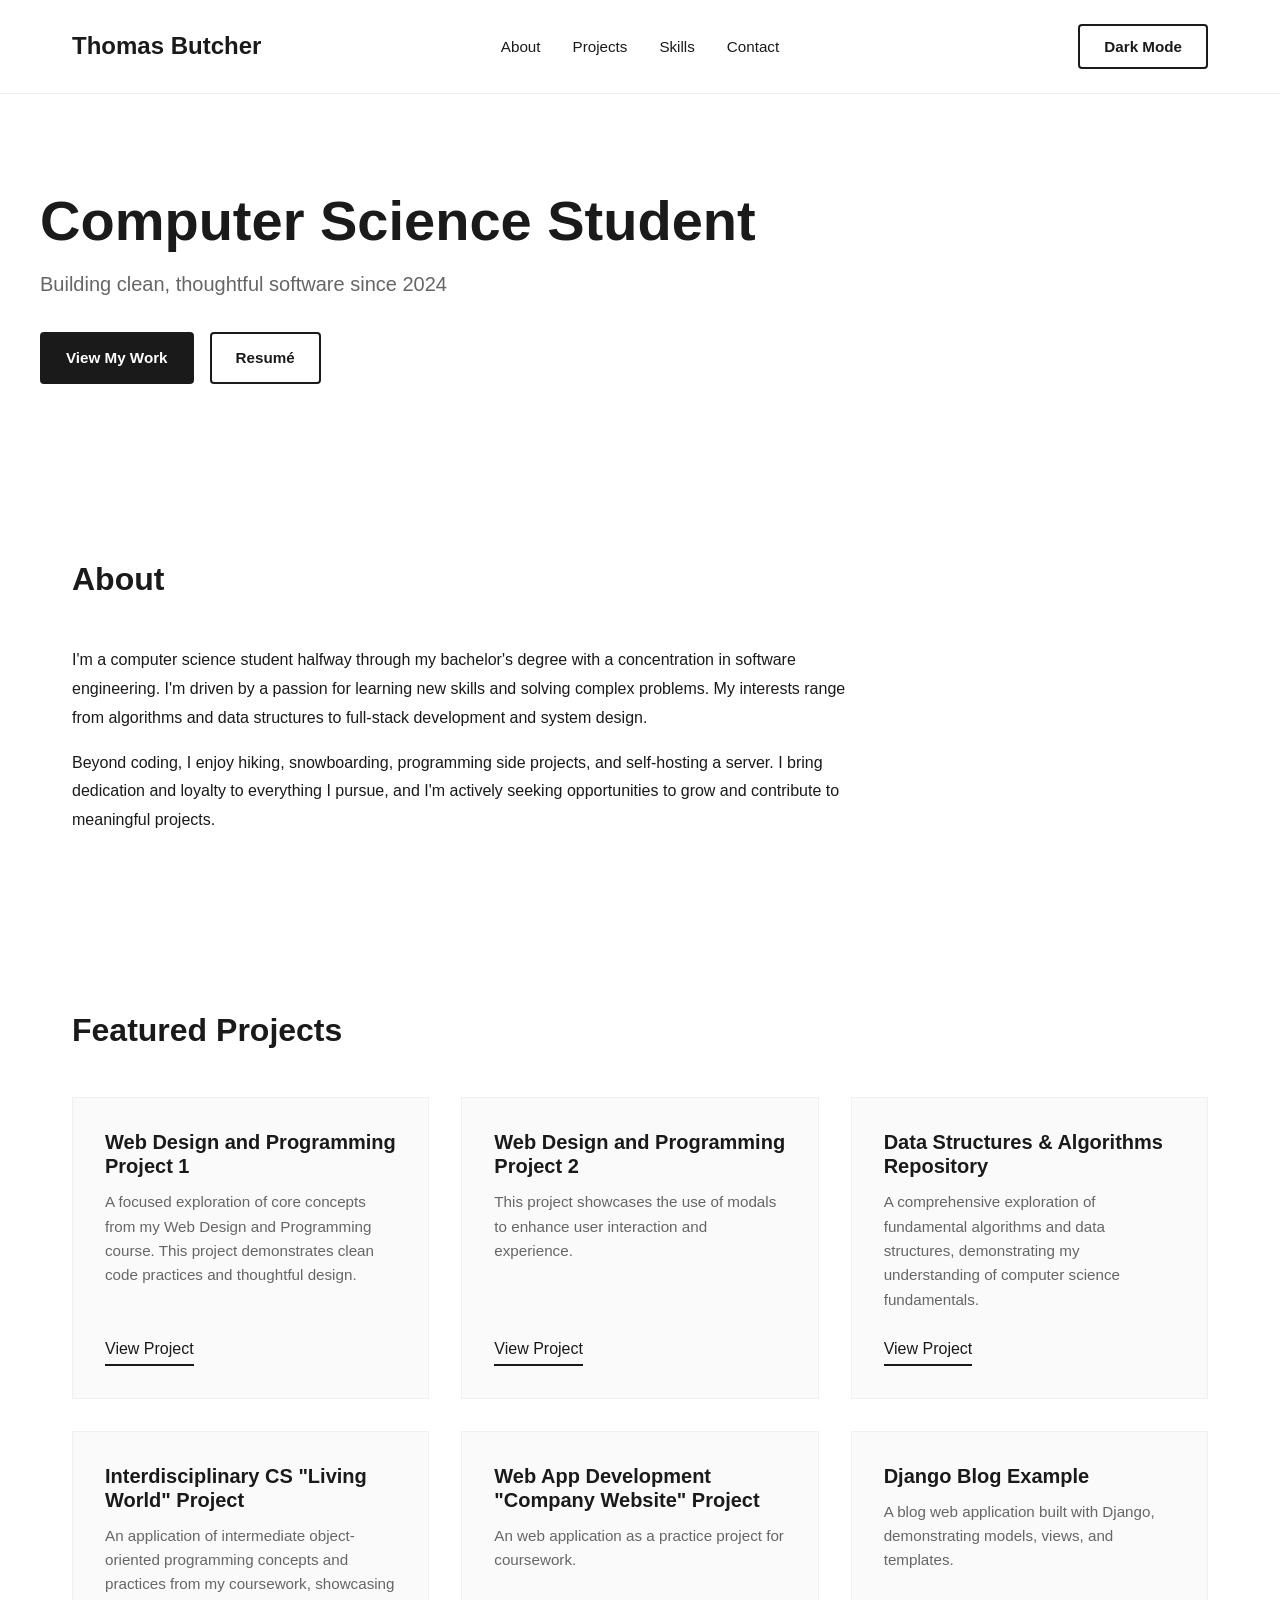
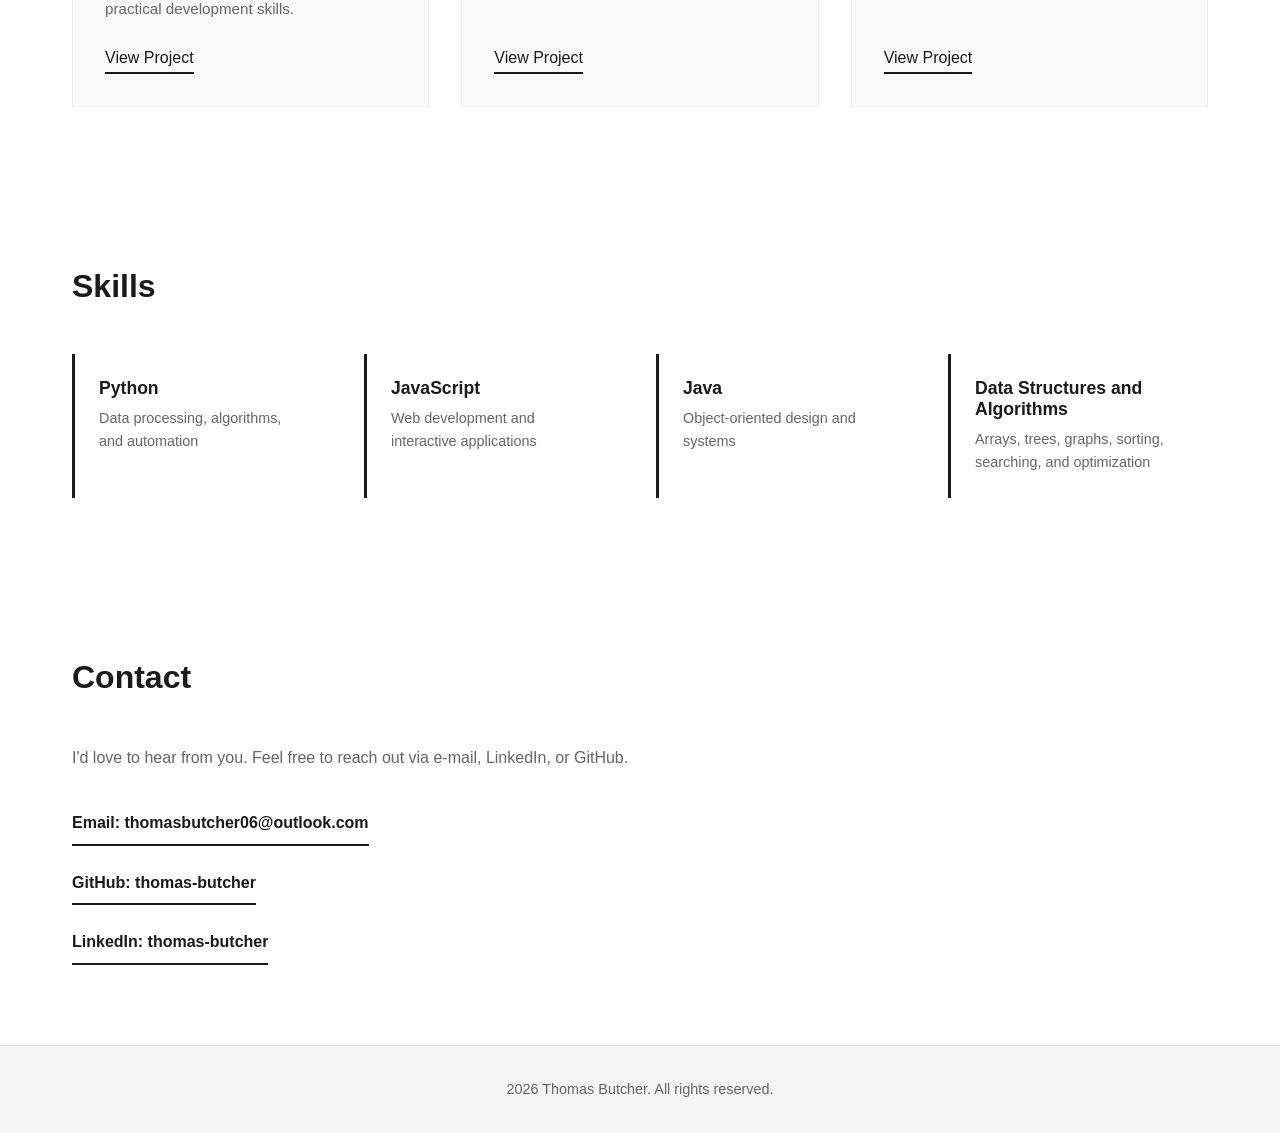
<file: index.html>
<!DOCTYPE html>
<html lang="en">
<head>
    <meta charset="UTF-8">
    <meta name="viewport" content="width=device-width, initial-scale=1.0">
    <meta name="description" content="Thomas Butcher - Computer Science Student">
    <title>Thomas Butcher - Portfolio</title>
    <link rel="stylesheet" href="styles/style.css">
</head>
<body id="top">
    <header class="header">
        <div class="header-content">
            <h1 class="logo"><a href="#top" class="logo-link">Thomas Butcher</a></h1>
            <nav class="nav" aria-label="Main navigation">
                <ul class="nav-list">
                    <li><a href="#about" class="nav-link">About</a></li>
                    <li><a href="#projects" class="nav-link">Projects</a></li>
                    <li><a href="#skills" class="nav-link">Skills</a></li>
                    <li><a href="#contact" class="nav-link">Contact</a></li>
                </ul>
            </nav>
            <div class="theme-toggle-wrapper">
                <button class="theme-toggle btn btn-secondary" id="theme-toggle" aria-label="Switch to dark mode">
                    Dark Mode
                </button>
            </div>
        </div>
    </header>

    <main>
        <!-- Hero Section -->
        <section class="hero">
            <div class="hero-content">
                <h2 class="hero-title">Computer Science Student</h2>
                <p class="hero-tagline">Building clean, thoughtful software since 2024</p>
                <div class="hero-cta">
                    <a href="#projects" class="btn btn-primary">View My Work</a>
                    <a href="resume.html" class="btn btn-secondary">Resumé</a>
                </div>
            </div>
        </section>

        <!-- About Section -->
        <section id="about" class="about">
            <div class="section-content">
                <h2 class="section-title">About</h2>
                <p class="about-text">
                    I'm a computer science student halfway through my bachelor's degree with a concentration in software engineering. 
                    I'm driven by a passion for learning new skills and solving complex problems. My interests range from algorithms 
                    and data structures to full-stack development and system design.
                </p>
                <p class="about-text">
                    Beyond coding, I enjoy hiking, snowboarding, programming side projects, and self-hosting a server. I bring dedication and 
                    loyalty to everything I pursue, and I'm actively seeking opportunities to grow and contribute to meaningful projects.
                </p>
            </div>
        </section>

        <!-- Projects Section -->
        <section id="projects" class="projects">
            <div class="section-content">
                <h2 class="section-title">Featured Projects</h2>
                <div class="projects-grid">
                    <!-- Project 1 -->
                    <article class="project-card">
                        <h3 class="project-title">Web Design and Programming Project 1</h3>
                        <p class="project-description">
                            A focused exploration of core concepts from my Web Design and Programming course. 
                            This project demonstrates clean code practices and thoughtful design.
                        </p>
                        <button class="project-link project-modal-trigger" type="button" data-project="csci181p1" aria-haspopup="dialog" aria-controls="project-modal" aria-label="Open details for CSCI 181 Project 1">
                            View Project
                        </button>
                    </article>

                    <!-- Project 2 -->
                    <article class="project-card">
                        <h3 class="project-title">Web Design and Programming Project 2</h3>
                        <p class="project-description">
                            This project showcases the use of modals to enhance user interaction and experience.
                        </p>
                        <button class="project-link project-modal-trigger" type="button" data-project="csci181p2" aria-haspopup="dialog" aria-controls="project-modal" aria-label="Open details for CSCI 181 Project 2">
                            View Project
                        </button>
                    </article>

                    <!-- Project 3 -->
                    <article class="project-card">
                        <h3 class="project-title">Data Structures & Algorithms Repository</h3>
                        <p class="project-description">
                            A comprehensive exploration of fundamental algorithms and data structures, 
                            demonstrating my understanding of computer science fundamentals.
                        </p>
                        <button class="project-link project-modal-trigger" type="button" data-project="dsa" aria-haspopup="dialog" aria-controls="project-modal" aria-label="Open details for Data Structures and Algorithms Repository project">
                            View Project
                        </button>
                    </article>

                    <!-- Project 4 -->
                    <article class="project-card">
                        <h3 class="project-title">Interdisciplinary CS "Living World" Project</h3>
                        <p class="project-description">
                            An application of intermediate object-oriented programming concepts and practices from my coursework, 
                            showcasing practical development skills.
                        </p>
                        <button class="project-link project-modal-trigger" type="button" data-project="csci152" aria-haspopup="dialog" aria-controls="project-modal" aria-label="Open details for Interdisciplinary CS 'Living World' project">
                            View Project
                        </button>
                    </article>

                    <!-- Project 5 -->
                    <article class="project-card">
                        <h3 class="project-title">Web App Development "Company Website" Project</h3>
                        <p class="project-description">
                            An web application as a practice project for coursework.
                        </p>
                        <button class="project-link project-modal-trigger" type="button" data-project="webappdev" aria-haspopup="dialog" aria-controls="project-modal" aria-label="Open details for Web App Development 'Company Website' project">
                            View Project
                        </button>
                    </article>

                    <!-- Project 6 -->
                    <article class="project-card">
                        <h3 class="project-title">Django Blog Example</h3>
                        <p class="project-description">
                            A blog web application built with Django, demonstrating models, views, and templates.
                        </p>
                        <button class="project-link project-modal-trigger" type="button" data-project="blogexample" aria-haspopup="dialog" aria-controls="project-modal" aria-label="Open details for Django Blog Example project">
                            View Project
                        </button>
                    </article>
                </div>
            </div>
        </section>

        <!-- Skills Section -->
        <section id="skills" class="skills">
            <div class="section-content">
                <h2 class="section-title">Skills</h2>
                <div class="skills-grid">
                    <div class="skill-item">
                        <h3 class="skill-name">Python</h3>
                        <p class="skill-description">Data processing, algorithms, and automation</p>
                    </div>
                    <div class="skill-item">
                        <h3 class="skill-name">JavaScript</h3>
                        <p class="skill-description">Web development and interactive applications</p>
                    </div>
                    <div class="skill-item">
                        <h3 class="skill-name">Java</h3>
                        <p class="skill-description">Object-oriented design and systems</p>
                    </div>
                    <div class="skill-item">
                        <h3 class="skill-name">Data Structures and Algorithms</h3>
                        <p class="skill-description">Arrays, trees, graphs, sorting, searching, and optimization</p>
                    </div>
                </div>
            </div>
        </section>

        <!-- Contact Section -->
        <section id="contact" class="contact">
            <div class="section-content">
                <h2 class="section-title">Contact</h2>
                <p class="contact-intro">
                    I'd love to hear from you. Feel free to reach out via e-mail, LinkedIn, or GitHub.
                </p>
                <div class="contact-links">
                    <a href="mailto:thomasbutcher06@outlook.com" class="contact-link">
                        Email: thomasbutcher06@outlook.com
                    </a>
                    <a href="https://github.com/thomas-butcher" class="contact-link" target="_blank" rel="noopener noreferrer">
                        GitHub: thomas-butcher
                        <span class="sr-only">(opens in new tab)</span>
                    </a>
                    <a href="https://www.linkedin.com/in/thomas-butcher-04b2a0285/" class="contact-link" target="_blank" rel="noopener noreferrer">
                        LinkedIn: thomas-butcher
                        <span class="sr-only">(opens in new tab)</span>
                    </a>
                </div>
            </div>
        </section>
    </main>

    <div class="project-modal-overlay" id="project-modal-overlay" hidden>
        <div class="project-modal" id="project-modal" role="dialog" aria-modal="true" aria-labelledby="project-modal-title" aria-describedby="project-modal-description" tabindex="-1">
            <button class="modal-close" id="project-modal-close" type="button" aria-label="Close project details modal">Close</button>
            <h3 class="project-modal-title" id="project-modal-title"></h3>
            <p class="project-modal-description" id="project-modal-description"></p>
            <div class="project-modal-meta" id="project-modal-meta"></div>
        </div>
    </div>

    <footer class="footer">
        <div class="footer-content">
            <p>2026 Thomas Butcher. All rights reserved.</p>
        </div>
    </footer>

    <script src="scripts/theme-toggle.js?v=2"></script>
    <script src="scripts/modal.js?v=3"></script>
    <script src="scripts/main.js?v=2"></script>
</body>
</html>
</file>
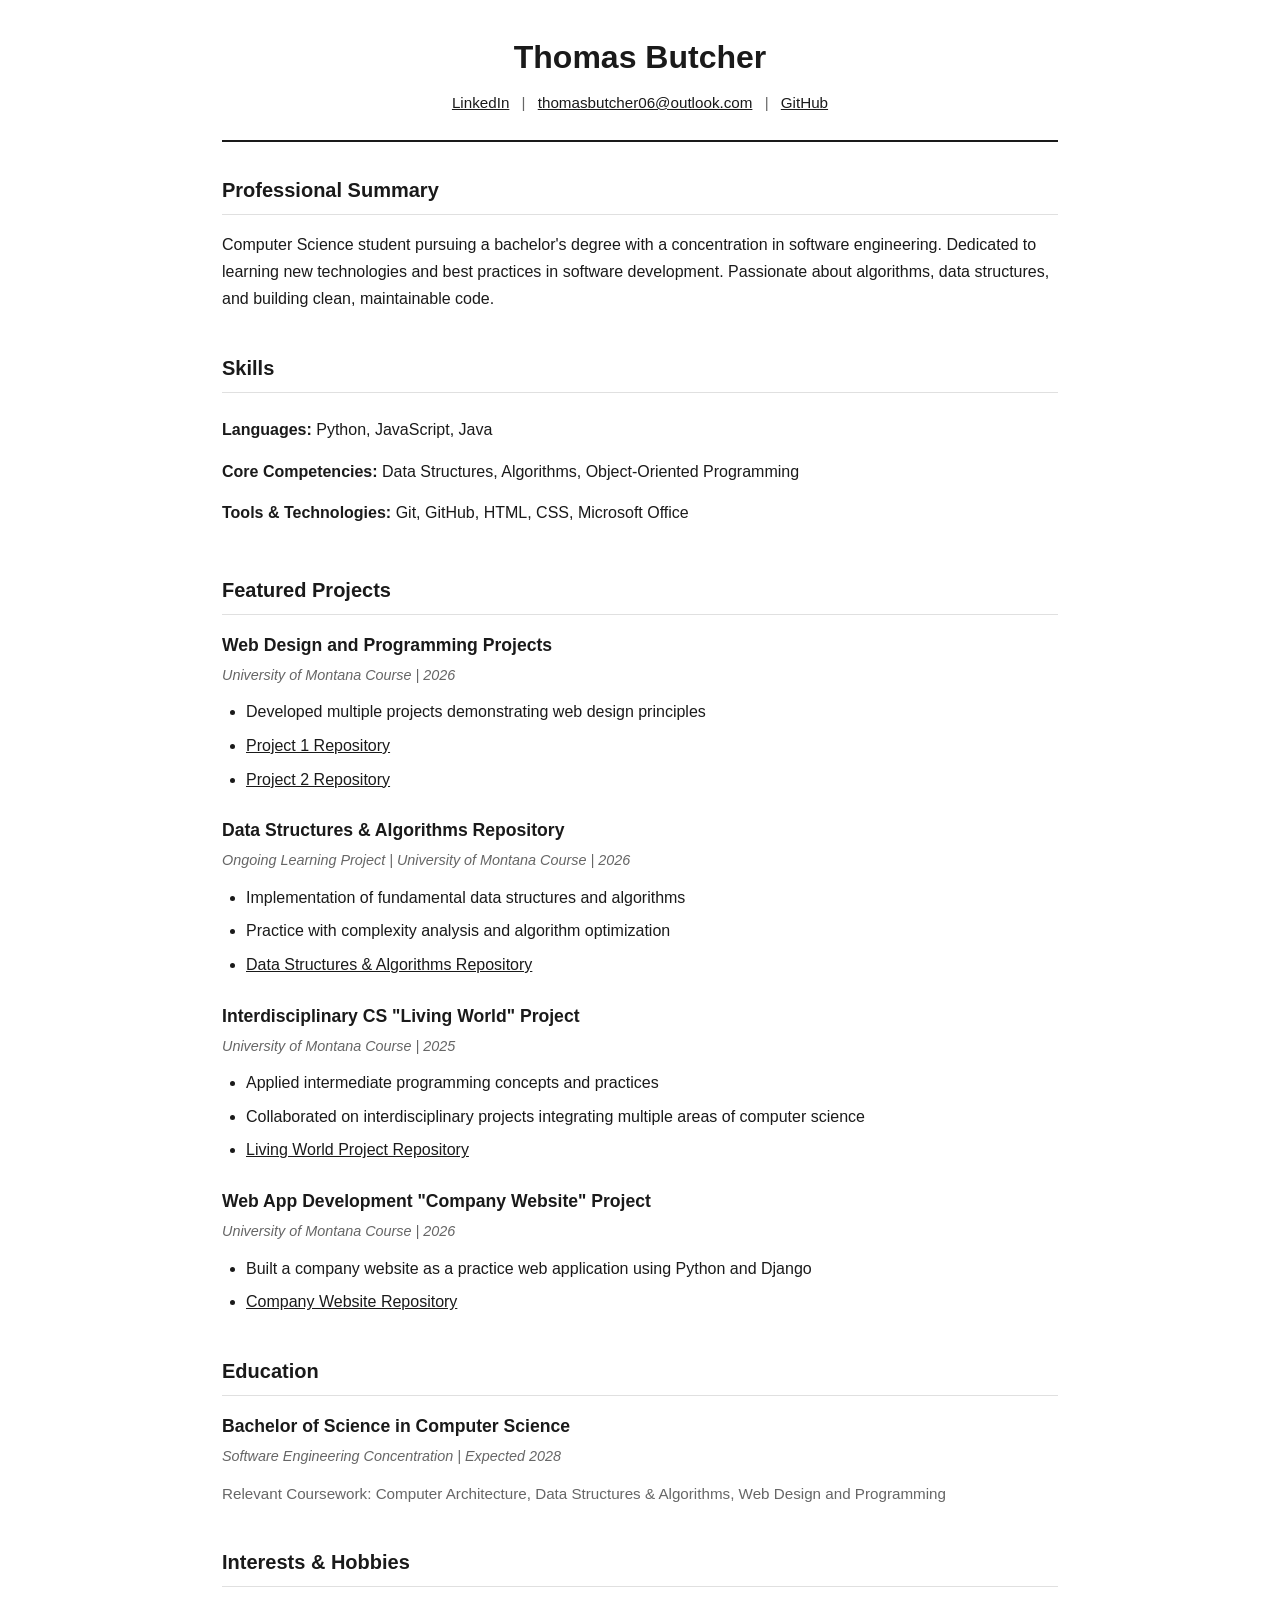
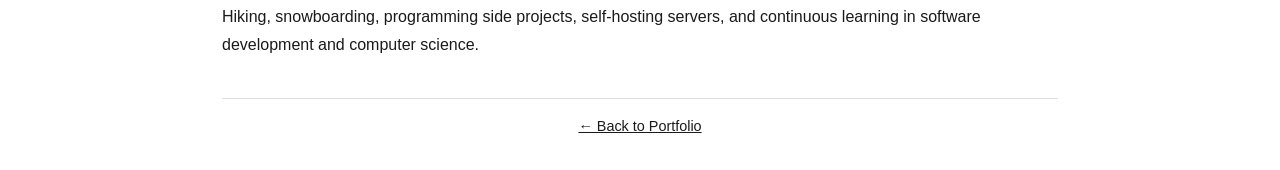
<file: resume.html>
<!doctype html>
<html lang="en">
  <head>
    <meta charset="UTF-8" />
    <meta name="viewport" content="width=device-width, initial-scale=1.0" />
    <meta name="description" content="Thomas Butcher - Resumé" />
    <title>Thomas Butcher - Resumé</title>
    <link rel="stylesheet" href="styles/resume.css" />
  </head>
  <body>
    <div class="resume-container">
      <header class="resume-header">
        <h1>Thomas Butcher</h1>
        <p class="contact-info">
          <a
            href="https://www.linkedin.com/in/thomas-butcher-04b2a0285/"
            target="_blank"
            rel="noopener noreferrer"
            >LinkedIn</a
          >
          |
          <a href="mailto:thomasbutcher06@outlook.com"
            >thomasbutcher06@outlook.com</a
          >
          |
          <a
            href="https://github.com/thomas-butcher"
            target="_blank"
            rel="noopener noreferrer"
            >GitHub</a
          >
        </p>
      </header>

      <main class="resume-content">
        <!-- Professional Summary -->
        <section class="resume-section">
          <h2 class="resume-section-title">Professional Summary</h2>
          <p>
            Computer Science student pursuing a bachelor's degree with a
            concentration in software engineering. Dedicated to learning new
            technologies and best practices in software development. Passionate
            about algorithms, data structures, and building clean, maintainable
            code.
          </p>
        </section>

        <!-- Skills -->
        <section class="resume-section">
          <h2 class="resume-section-title">Skills</h2>
          <ul class="skills-list">
            <li><strong>Languages:</strong> Python, JavaScript, Java</li>
            <li>
              <strong>Core Competencies:</strong> Data Structures, Algorithms,
              Object-Oriented Programming
            </li>
            <li>
              <strong>Tools & Technologies:</strong> Git, GitHub, HTML, CSS,
              Microsoft Office
            </li>
          </ul>
        </section>

        <!-- Projects -->
        <section class="resume-section">
          <h2 class="resume-section-title">Featured Projects</h2>

          <article class="project">
            <h3 class="project-title">Web Design and Programming Projects</h3>
            <p class="project-meta">University of Montana Course | 2026</p>
            <ul>
              <li>
                Developed multiple projects demonstrating web design principles
              </li>
              <li>
                <a
                  href="https://github.com/thomas-butcher/Butcher-CSCI181-p1"
                  target="_blank"
                  rel="noopener noreferrer"
                  >Project 1 Repository</a
                >
              </li>
              <li>
                <a
                  href="https://github.com/thomas-butcher/Butcher-CSCI181-p2"
                  target="_blank"
                  rel="noopener noreferrer"
                  >Project 2 Repository</a
                >
              </li>
            </ul>
          </article>

          <article class="project">
            <h3 class="project-title">
              Data Structures & Algorithms Repository
            </h3>
            <p class="project-meta">
              Ongoing Learning Project | University of Montana Course | 2026
            </p>
            <ul>
              <li>
                Implementation of fundamental data structures and algorithms
              </li>
              <li>
                Practice with complexity analysis and algorithm optimization
              </li>
              <li>
                <a
                  href="https://github.com/thomas-butcher/Data-Structures-And-Algorithms"
                  target="_blank"
                  rel="noopener noreferrer"
                  >Data Structures & Algorithms Repository</a
                >
              </li>
            </ul>
          </article>

          <article class="project">
            <h3 class="project-title">
              Interdisciplinary CS "Living World" Project
            </h3>
            <p class="project-meta">University of Montana Course | 2025</p>
            <ul>
              <li>Applied intermediate programming concepts and practices</li>
              <li>
                Collaborated on interdisciplinary projects integrating multiple
                areas of computer science
              </li>
              <li>
                <a
                  href="https://github.com/samuelpenney/LivingWorld"
                  target="_blank"
                  rel="noopener noreferrer"
                  >Living World Project Repository</a
                >
              </li>
            </ul>
          </article>

          <article class="project">
            <h3 class="project-title">
              Web App Development "Company Website" Project
            </h3>
            <p class="project-meta">University of Montana Course | 2026</p>
            <ul>
              <li>
                Built a company website as a practice web application using
                Python and Django
              </li>
              <li>
                <a
                  href="https://github.com/thomas-butcher/company_website"
                  target="_blank"
                  rel="noopener noreferrer"
                  >Company Website Repository</a
                >
              </li>
            </ul>
          </article>
        </section>

        <!-- Education -->
        <section class="resume-section">
          <h2 class="resume-section-title">Education</h2>
          <article class="education">
            <h3 class="education-school">
              Bachelor of Science in Computer Science
            </h3>
            <p class="education-meta">
              Software Engineering Concentration | Expected 2028
            </p>
            <p class="education-courses">
              Relevant Coursework: Computer Architecture, Data Structures &
              Algorithms, Web Design and Programming
            </p>
          </article>
        </section>

        <!-- Interests -->
        <section class="resume-section">
          <h2 class="resume-section-title">Interests & Hobbies</h2>
          <p>
            Hiking, snowboarding, programming side projects, self-hosting
            servers, and continuous learning in software development and
            computer science.
          </p>
        </section>
      </main>

      <footer class="resume-footer">
        <p><a href="index.html">← Back to Portfolio</a></p>
      </footer>
    </div>
  </body>
</html>
</file>
<file: styles/style.css>
/* ============================================================
   COLOR TOKENS — Light (default) & Dark
   ============================================================ */

:root {
    --color-bg:           #ffffff;
    --color-bg-alt:       #fafafa;
    --color-bg-subtle:    #f5f5f5;
    --color-bg-footer:    #f5f5f5;
    --color-text:         #1a1a1a;
    --color-text-muted:   #666666;
    --color-border:       #f0f0f0;
    --color-border-mid:   #e0e0e0;
    --color-accent:       #1a1a1a;
    --color-accent-hover: #333333;
}

[data-theme="dark"] {
    --color-bg:           #111111;
    --color-bg-alt:       #1c1c1c;
    --color-bg-subtle:    #222222;
    --color-bg-footer:    #161616;
    --color-text:         #f0f0f0;
    --color-text-muted:   #999999;
    --color-border:       #2a2a2a;
    --color-border-mid:   #333333;
    --color-accent:       #f0f0f0;
    --color-accent-hover: #cccccc;
}

/* ============================================================
   RESET & BASE STYLES
   ============================================================ */

* {
    margin: 0;
    padding: 0;
    box-sizing: border-box;
}

html {
    font-size: 16px;
    scroll-behavior: smooth;
}

body {
    font-family: -apple-system, BlinkMacSystemFont, 'Segoe UI', 'Roboto', 'Oxygen', 'Ubuntu', 'Cantarell', sans-serif;
    line-height: 1.6;
    color: var(--color-text);
    background-color: var(--color-bg);
    transition: background-color 0.2s ease-in-out, color 0.2s ease-in-out;
}

/* Typography */
h1, h2, h3, h4, h5, h6 {
    font-weight: 600;
    line-height: 1.2;
    margin-bottom: 1rem;
}

h1 {
    font-size: 2.5rem;
}

h2 {
    font-size: 2rem;
}

h3 {
    font-size: 1.25rem;
}

p {
    margin-bottom: 1rem;
}

a {
    color: var(--color-text);
    text-decoration: none;
    transition: all 0.2s ease-in-out;
}

a:hover,
a:focus {
    text-decoration: underline;
}

a:focus {
    outline: 2px solid var(--color-accent);
    outline-offset: 2px;
}

/* Utility Classes */
.sr-only {
    position: absolute;
    width: 1px;
    height: 1px;
    padding: 0;
    margin: -1px;
    overflow: hidden;
    clip: rect(0, 0, 0, 0);
    white-space: nowrap;
    border-width: 0;
}

/* ============================================================
   LAYOUT
   ============================================================ */

body {
    display: grid;
    grid-template-rows: auto 1fr auto;
    min-height: 100vh;
}

main {
    grid-row: 2;
}

.section-content {
    max-width: 1200px;
    margin: 0 auto;
    padding: 0 2rem;
}

/* ============================================================
   HEADER & NAVIGATION
   ============================================================ */

.header {
    background-color: var(--color-bg);
    border-bottom: 1px solid var(--color-border);
    position: sticky;
    top: 0;
    z-index: 100;
}

.header-content {
    max-width: 1200px;
    margin: 0 auto;
    padding: 1.5rem 2rem;
    display: flex;
    justify-content: space-between;
    align-items: center;
}

.logo {
    flex: 1;
    font-size: 1.5rem;
    font-weight: 700;
    margin: 0;
}

.logo-link {
    color: var(--color-text);
    text-decoration: none;
}

.logo-link:hover {
    text-decoration: none;
    color: var(--color-text-muted);
}

.logo-link:focus {
    outline: 2px solid var(--color-accent);
    outline-offset: 2px;
}

.nav {
    flex: 1;
    display: flex;
    justify-content: center;
}

.theme-toggle-wrapper {
    flex: 1;
    display: flex;
    justify-content: flex-end;
}

.nav-list {
    display: flex;
    list-style: none;
    gap: 2rem;
}

.nav-link {
    font-size: 0.95rem;
    font-weight: 500;
    color: var(--color-text);
    transition: color 0.2s ease-in-out;
}

.nav-link:hover,
.nav-link:focus {
    color: var(--color-text-muted);
    text-decoration: none;
}

/* ============================================================
   HERO SECTION
   ============================================================ */

.hero {
    padding: 6rem 2rem;
    background-color: var(--color-bg);
}

.hero-content {
    max-width: 1200px;
    margin: 0 auto;
    text-align: left;
}

.hero-title {
    font-size: 3.5rem;
    margin-bottom: 1rem;
    font-weight: 700;
    line-height: 1.1;
}

.hero-tagline {
    font-size: 1.25rem;
    color: var(--color-text-muted);
    margin-bottom: 2rem;
    font-weight: 400;
}

.hero-cta {
    display: flex;
    gap: 1rem;
    flex-wrap: wrap;
}

/* ============================================================
   BUTTONS
   ============================================================ */

.btn {
    display: inline-block;
    padding: 0.75rem 1.5rem;
    font-size: 0.95rem;
    font-weight: 600;
    border-radius: 4px;
    cursor: pointer;
    transition: all 0.2s ease-in-out;
    border: 2px solid transparent;
    text-decoration: none;
}

.btn:focus {
    outline: 2px solid var(--color-accent);
    outline-offset: 2px;
}

.btn-primary {
    background-color: var(--color-accent);
    color: var(--color-bg);
    border: 2px solid var(--color-accent);
}

.btn-primary:hover {
    background-color: var(--color-accent-hover);
    border-color: var(--color-accent-hover);
    text-decoration: none;
}

.btn-secondary {
    background-color: var(--color-bg);
    color: var(--color-text);
    border: 2px solid var(--color-accent);
}

.btn-secondary:hover {
    background-color: var(--color-bg-subtle);
    text-decoration: none;
}

/* ============================================================
   SECTIONS
   ============================================================ */

section {
    padding: 5rem 2rem;
}

.section-title {
    font-size: 2rem;
    margin-bottom: 3rem;
    text-align: left;
}

/* About */
.about {
    background-color: var(--color-bg);
}

.about-text {
    font-size: 1rem;
    line-height: 1.8;
    color: var(--color-text);
    max-width: 800px;
}

/* Projects */
.projects {
    background-color: var(--color-bg);
}

.projects-grid {
    display: grid;
    grid-template-columns: repeat(auto-fit, minmax(300px, 1fr));
    gap: 2rem;
    margin-top: 2rem;
}

.project-card {
    padding: 2rem;
    border: 1px solid var(--color-border);
    background-color: var(--color-bg-alt);
    transition: all 0.2s ease-in-out;
    display: flex;
    flex-direction: column;
}

.project-card:hover {
    border-color: var(--color-accent);
    background-color: var(--color-bg-subtle);
}

.project-title {
    font-size: 1.25rem;
    margin-bottom: 0.75rem;
}

.project-description {
    flex-grow: 1;
    font-size: 0.95rem;
    color: var(--color-text-muted);
    margin-bottom: 1.5rem;
}

.project-link {
    font-weight: 600;
    color: var(--color-text);
    border-bottom: 2px solid var(--color-accent);
    border-top: 0;
    border-right: 0;
    border-left: 0;
    background: none;
    padding-bottom: 2px;
    padding-top: 0;
    padding-right: 0;
    padding-left: 0;
    width: fit-content;
    font: inherit;
    cursor: pointer;
}

.project-link:hover {
    text-decoration: none;
    color: var(--color-text-muted);
    border-bottom-color: var(--color-text-muted);
}

.project-link:focus {
    outline: 2px solid var(--color-accent);
    outline-offset: 2px;
}

/* Project Modal */
.project-modal-overlay {
    position: fixed;
    inset: 0;
    z-index: 1000;
    background-color: rgba(0, 0, 0, 0.6);
    display: flex;
    align-items: center;
    justify-content: center;
    padding: 1rem;
}

.project-modal-overlay[hidden] {
    display: none;
}

.project-modal {
    width: min(700px, 100%);
    max-height: 90vh;
    overflow-y: auto;
    background-color: var(--color-bg);
    color: var(--color-text);
    border: 1px solid var(--color-border-mid);
    border-radius: 8px;
    padding: 1.5rem;
    box-shadow: 0 20px 40px rgba(0, 0, 0, 0.25);
}

.project-modal-title {
    margin: 0 0 0.75rem;
}

.project-modal-description {
    margin: 0 0 1rem;
    color: var(--color-text-muted);
}

.project-modal-meta p {
    margin: 0 0 0.75rem;
}

.project-modal-links {
    display: flex;
    gap: 1rem;
    flex-wrap: wrap;
    margin-top: 1rem;
}

.project-modal-link {
    font-weight: 600;
    color: var(--color-text);
    border-bottom: 2px solid var(--color-accent);
}

.project-modal-link:hover {
    text-decoration: none;
    color: var(--color-text-muted);
    border-bottom-color: var(--color-text-muted);
}

.modal-close {
    margin-left: auto;
    margin-bottom: 1rem;
    display: block;
    border: 2px solid var(--color-accent);
    background-color: var(--color-bg);
    color: var(--color-text);
    font: inherit;
    font-weight: 600;
    padding: 0.45rem 0.9rem;
    border-radius: 4px;
    cursor: pointer;
}

.modal-close:hover {
    background-color: var(--color-bg-subtle);
}

.modal-open {
    overflow: hidden;
}

/* Skills */
.skills {
    background-color: var(--color-bg);
}

.skills-grid {
    display: grid;
    grid-template-columns: repeat(auto-fit, minmax(250px, 1fr));
    gap: 2rem;
    margin-top: 2rem;
}

.skill-item {
    padding: 1.5rem;
    border-left: 3px solid var(--color-accent);
    background-color: var(--color-bg);
}

.skill-name {
    font-size: 1.1rem;
    margin-bottom: 0.5rem;
}

.skill-description {
    font-size: 0.9rem;
    color: var(--color-text-muted);
    margin: 0;
}

/* Contact */
.contact {
    background-color: var(--color-bg);
}

.contact-intro {
    font-size: 1rem;
    color: var(--color-text-muted);
    max-width: 600px;
    margin-bottom: 2rem;
}

.contact-links {
    display: flex;
    flex-direction: column;
    gap: 1rem;
    max-width: 600px;
}

.contact-link {
    font-size: 1rem;
    font-weight: 600;
    color: var(--color-text);
    padding: 0.5rem 0;
    border-bottom: 2px solid var(--color-accent);
    width: fit-content;
}

.contact-link:hover {
    text-decoration: none;
    color: var(--color-text-muted);
    border-bottom-color: var(--color-text-muted);
}

/* ============================================================
   FOOTER
   ============================================================ */

.footer {
    background-color: var(--color-bg-footer);
    border-top: 1px solid var(--color-border-mid);
    padding: 2rem;
    text-align: center;
    font-size: 0.9rem;
    color: var(--color-text-muted);
}

.footer-content {
    max-width: 1200px;
    margin: 0 auto;
}

.footer-content p {
    margin-bottom: 0;
}

/* ============================================================
   RESPONSIVE DESIGN
   ============================================================ */

@media (max-width: 768px) {
    html {
        font-size: 15px;
    }

    .header-content {
        flex-direction: column;
        gap: 1rem;
        text-align: center;
    }

    .nav-list {
        gap: 1rem;
        justify-content: center;
    }

    .hero-title {
        font-size: 2.5rem;
    }

    .hero-tagline {
        font-size: 1rem;
    }

    .hero-cta {
        flex-direction: column;
    }

    .btn {
        width: 100%;
        text-align: center;
    }

    section {
        padding: 3rem 1rem;
    }

    .section-title {
        font-size: 1.5rem;
    }

    .projects-grid {
        grid-template-columns: 1fr;
    }

    .skills-grid {
        grid-template-columns: 1fr;
    }

    .contact-links {
        gap: 0.75rem;
    }

    .project-modal {
        padding: 1.25rem;
    }
}

@media (max-width: 480px) {
    html {
        font-size: 14px;
    }

    .header-content {
        padding: 1rem;
    }

    .logo {
        font-size: 1.25rem;
    }

    .nav-list {
        gap: 0.75rem;
        font-size: 0.9rem;
    }

    .hero {
        padding: 3rem 1rem;
    }

    .hero-title {
        font-size: 2rem;
    }

    .hero-tagline {
        font-size: 0.95rem;
    }

    .section-title {
        font-size: 1.25rem;
        margin-bottom: 1.5rem;
    }

    .project-card {
        padding: 1.5rem;
    }

    .skill-item {
        padding: 1rem;
    }
}

/* ============================================================
   ACCESSIBILITY
   ============================================================ */

@media (prefers-reduced-motion: reduce) {
    *,
    *::before,
    *::after {
        animation-duration: 0.01ms !important;
        animation-iteration-count: 1 !important;
        transition-duration: 0.01ms !important;
        scroll-behavior: auto !important;
    }
}

/* High contrast mode support */
@media (prefers-contrast: more) {
    .project-card {
        border: 2px solid var(--color-accent);
    }

    .skill-item {
        border-left: 4px solid var(--color-accent);
    }
}

/* ============================================================
   THEME TOGGLE BUTTON
   ============================================================ */

.theme-toggle {
    cursor: pointer;
    font-family: inherit;
    flex-shrink: 0;
}
</file>
<file: styles/resume.css>
/* ============================================================
   RESUME STYLES
   ============================================================ */

* {
    margin: 0;
    padding: 0;
    box-sizing: border-box;
}

html {
    font-size: 16px;
}

body {
    font-family: -apple-system, BlinkMacSystemFont, 'Segoe UI', 'Roboto', 'Oxygen', 'Ubuntu', 'Cantarell', sans-serif;
    line-height: 1.6;
    color: #1a1a1a;
    background-color: #ffffff;
}

a {
    color: #1a1a1a;
    text-decoration: underline;
}

a:focus {
    outline: 2px solid #1a1a1a;
    outline-offset: 2px;
}

/* ============================================================
   LAYOUT
   ============================================================ */

.resume-container {
    max-width: 900px;
    margin: 0 auto;
    padding: 2rem;
}

/* ============================================================
   HEADER
   ============================================================ */

.resume-header {
    text-align: center;
    margin-bottom: 2rem;
    border-bottom: 2px solid #1a1a1a;
    padding-bottom: 1.5rem;
}

.resume-header h1 {
    font-size: 2rem;
    font-weight: 700;
    margin-bottom: 0.5rem;
}

.contact-info {
    font-size: 0.95rem;
    color: #666;
}

.contact-info a {
    color: #1a1a1a;
    margin: 0 0.5rem;
}

/* ============================================================
   CONTENT
   ============================================================ */

.resume-section {
    margin-bottom: 2.5rem;
}

.resume-section-title {
    font-size: 1.25rem;
    font-weight: 700;
    margin-bottom: 1rem;
    border-bottom: 1px solid #e0e0e0;
    padding-bottom: 0.5rem;
}

.resume-section p {
    margin-bottom: 0.75rem;
    line-height: 1.7;
}

/* Skills */
.skills-list {
    list-style: none;
    padding: 0;
}

.skills-list li {
    padding: 0.5rem 0;
    line-height: 1.6;
}

/* Projects */
.project {
    margin-bottom: 1.5rem;
}

.project-title {
    font-size: 1.1rem;
    font-weight: 600;
    margin-bottom: 0.25rem;
}

.project-meta {
    font-size: 0.9rem;
    color: #666;
    margin-bottom: 0.5rem;
    font-style: italic;
}

.project ul {
    margin-left: 1.5rem;
    margin-top: 0.5rem;
}

.project li {
    margin-bottom: 0.5rem;
    line-height: 1.6;
}

/* Education */
.education {
    margin-bottom: 1rem;
}

.education-school {
    font-size: 1.1rem;
    font-weight: 600;
    margin-bottom: 0.25rem;
}

.education-meta {
    font-size: 0.9rem;
    color: #666;
    margin-bottom: 0.5rem;
    font-style: italic;
}

.education-courses {
    font-size: 0.95rem;
    color: #666;
}

/* ============================================================
   FOOTER
   ============================================================ */

.resume-footer {
    margin-top: 2rem;
    padding-top: 1rem;
    border-top: 1px solid #e0e0e0;
    text-align: center;
    font-size: 0.9rem;
}

.resume-footer a {
    color: #1a1a1a;
}

/* ============================================================
   PRINT STYLES
   ============================================================ */

@media print {
    body {
        background-color: #ffffff;
    }

    .resume-footer {
        display: none;
    }

    a {
        color: #1a1a1a;
        text-decoration: none;
    }

    /* Optimize for single column on print */
    .resume-container {
        padding: 0;
        max-width: 100%;
    }
}

/* ============================================================
   RESPONSIVE
   ============================================================ */

@media (max-width: 768px) {
    .resume-container {
        padding: 1rem;
    }

    .resume-header h1 {
        font-size: 1.75rem;
    }

    .contact-info {
        display: flex;
        flex-wrap: wrap;
        justify-content: center;
        gap: 1rem;
        font-size: 0.9rem;
    }

    .contact-info a {
        margin: 0;
    }
}

/* ============================================================
   ACCESSIBILITY
   ============================================================ */

@media (prefers-reduced-motion: reduce) {
    * {
        animation-duration: 0.01ms !important;
        animation-iteration-count: 1 !important;
        transition-duration: 0.01ms !important;
    }
}
</file>
